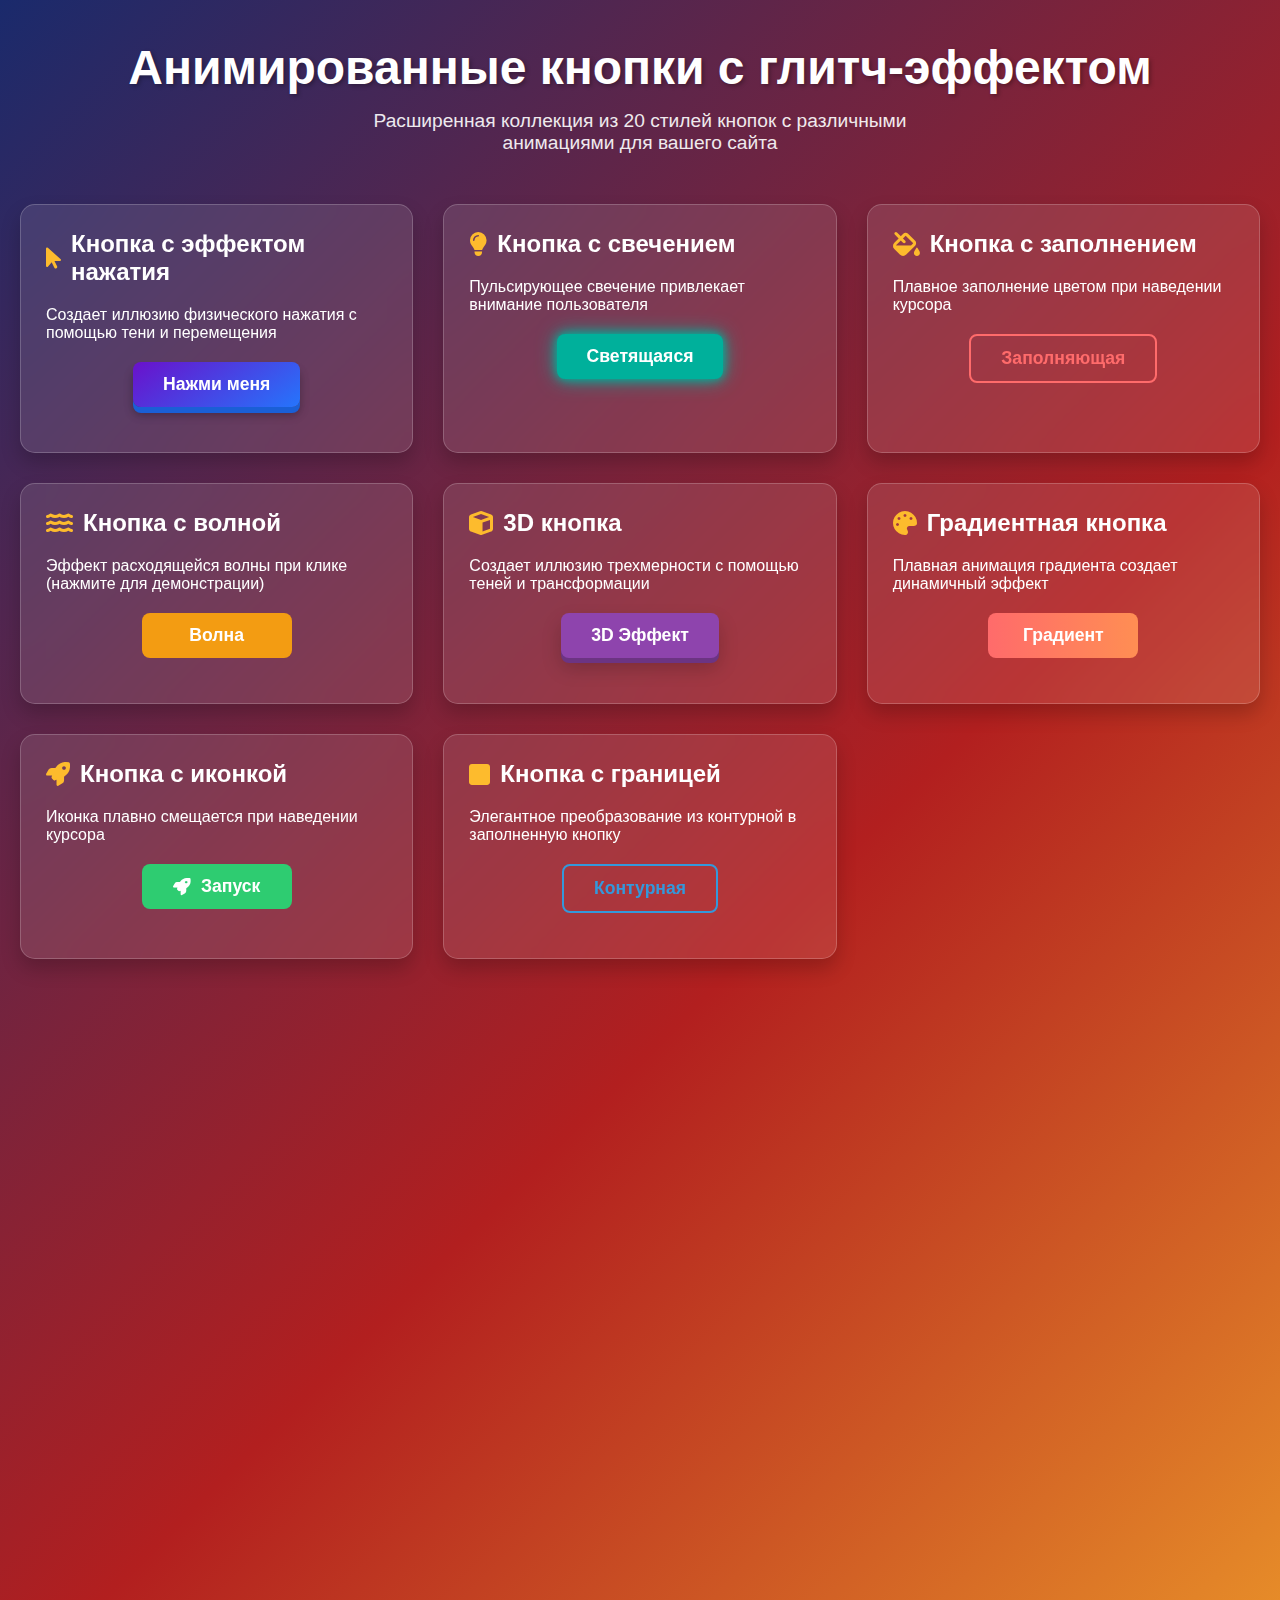
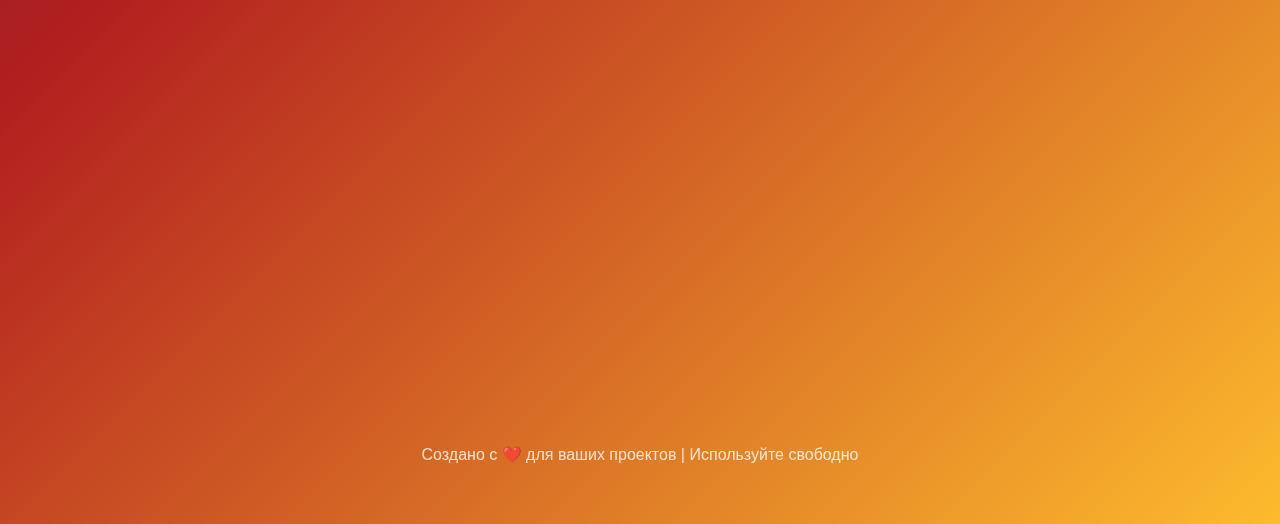
<file: minecraft.html>
<!DOCTYPE html>
<html lang="ru">
<head>
    <meta charset="UTF-8">
    <meta name="viewport" content="width=device-width, initial-scale=1.0">
    <title>Анимированные кнопки с глитч-эффектом</title>
    <link rel="stylesheet" href="https://cdnjs.cloudflare.com/ajax/libs/font-awesome/6.4.0/css/all.min.css">
    <style>
        * {
            margin: 0;
            padding: 0;
            box-sizing: border-box;
            font-family: 'Segoe UI', Tahoma, Geneva, Verdana, sans-serif;
        }

        :root {
            --primary: #6a11cb;
            --secondary: #2575fc;
            --accent: #ff6b6b;
            --success: #2ecc71;
            --warning: #f39c12;
            --danger: #e74c3c;
            --dark: #2c3e50;
            --light: #ecf0f1;
        }

        body {
            background: linear-gradient(135deg, #1a2a6c, #b21f1f, #fdbb2d);
            color: #fff;
            min-height: 100vh;
            padding: 40px 20px;
            display: flex;
            flex-direction: column;
            align-items: center;
        }

        .container {
            max-width: 1400px;
            width: 100%;
        }

        header {
            text-align: center;
            margin-bottom: 50px;
        }

        h1 {
            font-size: 3rem;
            margin-bottom: 15px;
            text-shadow: 2px 2px 4px rgba(0, 0, 0, 0.3);
        }

        .subtitle {
            font-size: 1.2rem;
            opacity: 0.9;
            max-width: 600px;
            margin: 0 auto;
        }

        .buttons-grid {
            display: grid;
            grid-template-columns: repeat(auto-fit, minmax(320px, 1fr));
            gap: 30px;
            margin-top: 30px;
        }

        .button-card {
            background: rgba(255, 255, 255, 0.1);
            backdrop-filter: blur(10px);
            border-radius: 15px;
            padding: 25px;
            box-shadow: 0 10px 20px rgba(0, 0, 0, 0.2);
            border: 1px solid rgba(255, 255, 255, 0.2);
            transition: transform 0.3s, box-shadow 0.3s;
        }

        .button-card:hover {
            transform: translateY(-5px);
            box-shadow: 0 15px 30px rgba(0, 0, 0, 0.3);
        }

        .card-title {
            font-size: 1.5rem;
            margin-bottom: 20px;
            display: flex;
            align-items: center;
            gap: 10px;
        }

        .card-title i {
            color: #fdbb2d;
        }

        .button-demo {
            display: flex;
            justify-content: center;
            align-items: center;
            padding: 20px 0;
        }

        /* Базовые стили кнопок */
        .btn {
            position: relative;
            display: inline-block;
            padding: 12px 30px;
            font-size: 1.1rem;
            font-weight: 600;
            text-decoration: none;
            border: none;
            border-radius: 8px;
            cursor: pointer;
            overflow: hidden;
            transition: all 0.3s ease;
            outline: none;
            text-align: center;
            min-width: 150px;
        }

        /* 1. Кнопка с эффектом нажатия */
        .btn-press {
            background: linear-gradient(145deg, var(--primary), var(--secondary));
            color: white;
            box-shadow: 0 6px 0 #1a5fd6, 0 8px 10px rgba(0, 0, 0, 0.3);
        }

        .btn-press:active {
            transform: translateY(6px);
            box-shadow: 0 0 0 #1a5fd6, 0 0 10px rgba(0, 0, 0, 0.2);
        }

        /* 2. Кнопка с свечением */
        .btn-glow {
            background: #00b09b;
            color: white;
            box-shadow: 0 0 10px #00b09b, 0 0 20px #00b09b;
            animation: glow-pulse 2s infinite;
        }

        @keyframes glow-pulse {
            0% { box-shadow: 0 0 10px #00b09b, 0 0 20px #00b09b; }
            50% { box-shadow: 0 0 15px #00b09b, 0 0 30px #00b09b, 0 0 40px #00b09b; }
            100% { box-shadow: 0 0 10px #00b09b, 0 0 20px #00b09b; }
        }

        /* 3. Кнопка с заполнением */
        .btn-fill {
            background: transparent;
            color: var(--accent);
            border: 2px solid var(--accent);
            position: relative;
            z-index: 1;
        }

        .btn-fill::before {
            content: '';
            position: absolute;
            top: 0;
            left: 0;
            width: 0%;
            height: 100%;
            background: var(--accent);
            transition: all 0.5s ease;
            z-index: -1;
        }

        .btn-fill:hover {
            color: white;
        }

        .btn-fill:hover::before {
            width: 100%;
        }

        /* 4. Кнопка с волной */
        .btn-wave {
            background: var(--warning);
            color: white;
            overflow: hidden;
        }

        .btn-wave::after {
            content: '';
            position: absolute;
            top: 50%;
            left: 50%;
            width: 5px;
            height: 5px;
            background: rgba(255, 255, 255, 0.5);
            opacity: 0;
            border-radius: 100%;
            transform: scale(1, 1) translate(-50%);
            transform-origin: 50% 50%;
        }

        .btn-wave:focus:not(:active)::after {
            animation: wave 1s ease-out;
        }

        @keyframes wave {
            0% {
                transform: scale(0, 0);
                opacity: 0.5;
            }
            100% {
                transform: scale(40, 40);
                opacity: 0;
            }
        }

        /* 5. Кнопка с 3D эффектом */
        .btn-3d {
            background: #8e44ad;
            color: white;
            transform-style: preserve-3d;
            transform: translateZ(0);
            transition: transform 0.3s;
            box-shadow: 0 5px 0 #6c3483, 0 10px 20px rgba(0, 0, 0, 0.2);
        }

        .btn-3d:hover {
            transform: translateZ(10px);
        }

        .btn-3d:active {
            transform: translateZ(0) translateY(5px);
            box-shadow: 0 0 0 #6c3483, 0 5px 10px rgba(0, 0, 0, 0.2);
        }

        /* 6. Кнопка с градиентной анимацией */
        .btn-gradient {
            background: linear-gradient(90deg, var(--accent), #ff8e53, var(--accent));
            background-size: 200% 100%;
            color: white;
            animation: gradient-shift 3s infinite;
            border: none;
        }

        @keyframes gradient-shift {
            0% { background-position: 0% 50%; }
            50% { background-position: 100% 50%; }
            100% { background-position: 0% 50%; }
        }

        /* 7. Кнопка с иконкой */
        .btn-icon {
            background: var(--success);
            color: white;
            display: flex;
            align-items: center;
            justify-content: center;
            gap: 10px;
            transition: all 0.3s ease;
        }

        .btn-icon i {
            transition: transform 0.3s ease;
        }

        .btn-icon:hover i {
            transform: translateX(5px);
        }

        /* 8. Кнопка с границей */
        .btn-border {
            background: transparent;
            color: #3498db;
            border: 2px solid #3498db;
            position: relative;
            transition: all 0.3s ease;
        }

        .btn-border:hover {
            color: white;
            background: #3498db;
            box-shadow: 0 0 15px rgba(52, 152, 219, 0.5);
        }

        /* 9. Кнопка с вращением */
        .btn-rotate {
            background: var(--danger);
            color: white;
            transition: all 0.5s ease;
        }

        .btn-rotate:hover {
            transform: rotate(5deg) scale(1.1);
        }

        /* 10. Кнопка с прыгающей анимацией */
        .btn-bounce {
            background: var(--warning);
            color: white;
            animation: bounce 2s infinite;
        }

        @keyframes bounce {
            0%, 20%, 50%, 80%, 100% {transform: translateY(0);}
            40% {transform: translateY(-10px);}
            60% {transform: translateY(-5px);}
        }

        /* 11. Кнопка с размытием */
        .btn-blur {
            background: rgba(155, 89, 182, 0.7);
            color: white;
            backdrop-filter: blur(10px);
            border: 1px solid rgba(255, 255, 255, 0.2);
            transition: all 0.3s ease;
        }

        .btn-blur:hover {
            background: rgba(155, 89, 182, 0.9);
            backdrop-filter: blur(5px);
            box-shadow: 0 0 20px rgba(155, 89, 182, 0.5);
        }

        /* 12. Кнопка с неоновым эффектом */
        .btn-neon {
            background: transparent;
            color: #0ff;
            border: 2px solid #0ff;
            text-shadow: 0 0 5px #0ff;
            box-shadow: 0 0 10px #0ff, inset 0 0 10px #0ff;
            transition: all 0.3s ease;
        }

        .btn-neon:hover {
            background: #0ff;
            color: #000;
            box-shadow: 0 0 20px #0ff, 0 0 40px #0ff;
        }

        /* 13. Кнопка с глитч-эффектом */
        .btn-glitch {
            background: var(--dark);
            color: white;
            position: relative;
            z-index: 1;
        }

        .btn-glitch:hover {
            animation: glitch 0.3s linear;
        }

        .btn-glitch::before,
        .btn-glitch::after {
            content: attr(data-text);
            position: absolute;
            top: 0;
            left: 0;
            width: 100%;
            height: 100%;
            padding: 12px 30px;
            border-radius: 8px;
        }

        .btn-glitch::before {
            left: 2px;
            text-shadow: -2px 0 #ff00c1;
            clip: rect(44px, 450px, 56px, 0);
            animation: glitch-anim 5s infinite linear alternate-reverse;
        }

        .btn-glitch::after {
            left: -2px;
            text-shadow: -2px 0 #00fff9;
            clip: rect(44px, 450px, 56px, 0);
            animation: glitch-anim2 5s infinite linear alternate-reverse;
        }

        @keyframes glitch {
            0% { transform: translate(0); }
            20% { transform: translate(-2px, 2px); }
            40% { transform: translate(-2px, -2px); }
            60% { transform: translate(2px, 2px); }
            80% { transform: translate(2px, -2px); }
            100% { transform: translate(0); }
        }

        @keyframes glitch-anim {
            0% { clip: rect(42px, 9999px, 44px, 0); }
            5% { clip: rect(12px, 9999px, 59px, 0); }
            10% { clip: rect(48px, 9999px, 29px, 0); }
            15% { clip: rect(42px, 9999px, 73px, 0); }
            20% { clip: rect(63px, 9999px, 27px, 0); }
            25% { clip: rect(34px, 9999px, 55px, 0); }
            30% { clip: rect(86px, 9999px, 73px, 0); }
            35% { clip: rect(20px, 9999px, 20px, 0); }
            40% { clip: rect(26px, 9999px, 60px, 0); }
            45% { clip: rect(25px, 9999px, 66px, 0); }
            50% { clip: rect(57px, 9999px, 98px, 0); }
            55% { clip: rect(5px, 9999px, 46px, 0); }
            60% { clip: rect(82px, 9999px, 31px, 0); }
            65% { clip: rect(54px, 9999px, 27px, 0); }
            70% { clip: rect(28px, 9999px, 99px, 0); }
            75% { clip: rect(45px, 9999px, 69px, 0); }
            80% { clip: rect(23px, 9999px, 85px, 0); }
            85% { clip: rect(54px, 9999px, 84px, 0); }
            90% { clip: rect(45px, 9999px, 47px, 0); }
            95% { clip: rect(37px, 9999px, 20px, 0); }
            100% { clip: rect(4px, 9999px, 91px, 0); }
        }

        @keyframes glitch-anim2 {
            0% { clip: rect(65px, 9999px, 100px, 0); }
            5% { clip: rect(52px, 9999px, 74px, 0); }
            10% { clip: rect(79px, 9999px, 85px, 0); }
            15% { clip: rect(75px, 9999px, 5px, 0); }
            20% { clip: rect(67px, 9999px, 61px, 0); }
            25% { clip: rect(14px, 9999px, 79px, 0); }
            30% { clip: rect(1px, 9999px, 66px, 0); }
            35% { clip: rect(86px, 9999px, 30px, 0); }
            40% { clip: rect(23px, 9999px, 98px, 0); }
            45% { clip: rect(85px, 9999px, 72px, 0); }
            50% { clip: rect(71px, 9999px, 75px, 0); }
            55% { clip: rect(2px, 9999px, 48px, 0); }
            60% { clip: rect(30px, 9999px, 16px, 0); }
            65% { clip: rect(59px, 9999px, 50px, 0); }
            70% { clip: rect(41px, 9999px, 62px, 0); }
            75% { clip: rect(2px, 9999px, 82px, 0); }
            80% { clip: rect(47px, 9999px, 73px, 0); }
            85% { clip: rect(3px, 9999px, 27px, 0); }
            90% { clip: rect(26px, 9999px, 55px, 0); }
            95% { clip: rect(42px, 9999px, 97px, 0); }
            100% { clip: rect(38px, 9999px, 49px, 0); }
        }

        /* 14. Кнопка с резиновым эффектом */
        .btn-rubber {
            background: #9b59b6;
            color: white;
            transition: all 0.3s cubic-bezier(0.68, -0.55, 0.265, 1.55);
        }

        .btn-rubber:hover {
            transform: scale(1.1);
        }

        .btn-rubber:active {
            transform: scale(0.9);
        }

        /* 15. Кнопка с выдвигающейся тенью */
        .btn-shadow {
            background: #34495e;
            color: white;
            box-shadow: 0 4px 0 #2c3e50;
            transition: all 0.3s;
        }

        .btn-shadow:hover {
            transform: translateY(-3px);
            box-shadow: 0 7px 0 #2c3e50;
        }

        .btn-shadow:active {
            transform: translateY(1px);
            box-shadow: 0 1px 0 #2c3e50;
        }

        /* 16. Кнопка с магнитным эффектом */
        .btn-magnetic {
            background: #e67e22;
            color: white;
            position: relative;
            overflow: hidden;
        }

        .btn-magnetic span {
            position: relative;
            z-index: 1;
        }

        .btn-magnetic::before {
            content: '';
            position: absolute;
            top: var(--y, 50%);
            left: var(--x, 50%);
            transform: translate(-50%, -50%);
            width: 0;
            height: 0;
            border-radius: 50%;
            background: rgba(255, 255, 255, 0.2);
            transition: width 0.5s, height 0.5s;
        }

        .btn-magnetic:hover::before {
            width: 300px;
            height: 300px;
        }

        /* 17. Кнопка с тиснением */
        .btn-emboss {
            background: linear-gradient(145deg, #d5d5d5, #ffffff);
            color: #333;
            border: none;
            box-shadow: 5px 5px 10px #bebebe, -5px -5px 10px #ffffff;
            transition: all 0.3s;
        }

        .btn-emboss:active {
            box-shadow: inset 5px 5px 10px #bebebe, inset -5px -5px 10px #ffffff;
        }

        /* 18. Кнопка с двойной границей */
        .btn-double-border {
            background: transparent;
            color: #2ecc71;
            border: 2px solid #2ecc71;
            position: relative;
            transition: all 0.3s;
        }

        .btn-double-border::before {
            content: '';
            position: absolute;
            top: -6px;
            left: -6px;
            right: -6px;
            bottom: -6px;
            border: 2px solid #2ecc71;
            border-radius: 8px;
            opacity: 0;
            transition: all 0.3s;
        }

        .btn-double-border:hover::before {
            opacity: 1;
            top: -2px;
            left: -2px;
            right: -2px;
            bottom: -2px;
        }

        /* 19. Кнопка с частичным заполнением */
        .btn-partial-fill {
            background: transparent;
            color: #e74c3c;
            border: 2px solid #e74c3c;
            position: relative;
            overflow: hidden;
        }

        .btn-partial-fill::before {
            content: '';
            position: absolute;
            top: 0;
            left: -100%;
            width: 100%;
            height: 100%;
            background: #e74c3c;
            transition: all 0.5s ease;
            z-index: -1;
        }

        .btn-partial-fill:hover {
            color: white;
        }

        .btn-partial-fill:hover::before {
            left: 0;
        }

        /* 20. Кнопка с текстовой анимацией */
        .btn-text-animate {
            background: #3498db;
            color: white;
            position: relative;
            overflow: hidden;
        }

        .btn-text-animate span {
            display: inline-block;
            transition: transform 0.3s;
        }

        .btn-text-animate:hover span {
            transform: translateY(-100%);
        }

        .btn-text-animate::after {
            content: attr(data-hover);
            position: absolute;
            top: 100%;
            left: 0;
            width: 100%;
            text-align: center;
            transition: top 0.3s;
        }

        .btn-text-animate:hover::after {
            top: 50%;
            transform: translateY(-50%);
        }

        footer {
            margin-top: 50px;
            text-align: center;
            padding: 20px;
            font-size: 1rem;
            opacity: 0.8;
        }

        /* Адаптивность */
        @media (max-width: 768px) {
            .buttons-grid {
                grid-template-columns: 1fr;
            }
            
            h1 {
                font-size: 2.2rem;
            }
        }
    </style>
</head>
<body>
    <div class="container">
        <header>
            <h1>Анимированные кнопки с глитч-эффектом</h1>
            <p class="subtitle">Расширенная коллекция из 20 стилей кнопок с различными анимациями для вашего сайта</p>
        </header>

        <div class="buttons-grid">
            <!-- Карточка 1 -->
            <div class="button-card">
                <h2 class="card-title"><i class="fas fa-mouse-pointer"></i> Кнопка с эффектом нажатия</h2>
                <p>Создает иллюзию физического нажатия с помощью тени и перемещения</p>
                <div class="button-demo">
                    <button class="btn btn-press">Нажми меня</button>
                </div>
            </div>

            <!-- Карточка 2 -->
            <div class="button-card">
                <h2 class="card-title"><i class="fas fa-lightbulb"></i> Кнопка с свечением</h2>
                <p>Пульсирующее свечение привлекает внимание пользователя</p>
                <div class="button-demo">
                    <button class="btn btn-glow">Светящаяся</button>
                </div>
            </div>

            <!-- Карточка 3 -->
            <div class="button-card">
                <h2 class="card-title"><i class="fas fa-fill-drip"></i> Кнопка с заполнением</h2>
                <p>Плавное заполнение цветом при наведении курсора</p>
                <div class="button-demo">
                    <button class="btn btn-fill">Заполняющая</button>
                </div>
            </div>

            <!-- Карточка 4 -->
            <div class="button-card">
                <h2 class="card-title"><i class="fas fa-water"></i> Кнопка с волной</h2>
                <p>Эффект расходящейся волны при клике (нажмите для демонстрации)</p>
                <div class="button-demo">
                    <button class="btn btn-wave">Волна</button>
                </div>
            </div>

            <!-- Карточка 5 -->
            <div class="button-card">
                <h2 class="card-title"><i class="fas fa-cube"></i> 3D кнопка</h2>
                <p>Создает иллюзию трехмерности с помощью теней и трансформации</p>
                <div class="button-demo">
                    <button class="btn btn-3d">3D Эффект</button>
                </div>
            </div>

            <!-- Карточка 6 -->
            <div class="button-card">
                <h2 class="card-title"><i class="fas fa-palette"></i> Градиентная кнопка</h2>
                <p>Плавная анимация градиента создает динамичный эффект</p>
                <div class="button-demo">
                    <button class="btn btn-gradient">Градиент</button>
                </div>
            </div>

            <!-- Карточка 7 -->
            <div class="button-card">
                <h2 class="card-title"><i class="fas fa-rocket"></i> Кнопка с иконкой</h2>
                <p>Иконка плавно смещается при наведении курсора</p>
                <div class="button-demo">
                    <button class="btn btn-icon"><i class="fas fa-rocket"></i> Запуск</button>
                </div>
            </div>

            <!-- Карточка 8 -->
            <div class="button-card">
                <h2 class="card-title"><i class="fas fa-square"></i> Кнопка с границей</h2>
                <p>Элегантное преобразование из контурной в заполненную кнопку</p>
                <div class="button-demo">
                    <button class="btn btn-border">Контурная</button>
                </div>
            </div>

            <!-- Карточка 9 -->
            <div class="button-card">
                <h2 class="card-title"><i class="fas fa-sync-alt"></i> Вращающаяся кнопка</h2>
                <p>Плавный поворот и увеличение при наведении</p>
                <div class="button-demo">
                    <button class="btn btn-rotate">Поворот</button>
                </div>
            </div>

            <!-- Карточка 10 -->
            <div class="button-card">
                <h2 class="card-title"><i class="fas fa-arrows-alt-v"></i> Прыгающая кнопка</h2>
                <p>Непрерывная анимация подпрыгивания привлекает внимание</p>
                <div class="button-demo">
                    <button class="btn btn-bounce">Прыгающая</button>
                </div>
            </div>

            <!-- Карточка 11 -->
            <div class="button-card">
                <h2 class="card-title"><i class="fas fa-tint"></i> Размытая кнопка</h2>
                <p>Использует эффект размытия фона для современного вида</p>
                <div class="button-demo">
                    <button class="btn btn-blur">Размытая</button>
                </div>
            </div>

            <!-- Карточка 12 -->
            <div class="button-card">
                <h2 class="card-title"><i class="fas fa-bolt"></i> Неоновая кнопка</h2>
                <p>Яркий неоновый эффект для смелого дизайна</p>
                <div class="button-demo">
                    <button class="btn btn-neon">Неоновая</button>
                </div>
            </div>

            <!-- Карточка 13 -->
            <div class="button-card">
                <h2 class="card-title"><i class="fas fa-bug"></i> Кнопка с глитч-эффектом</h2>
                <p>Эффект цифрового сбоя для футуристического дизайна</p>
                <div class="button-demo">
                    <button class="btn btn-glitch" data-text="Глитч">Глитч</button>
                </div>
            </div>

            <!-- Карточка 14 -->
            <div class="button-card">
                <h2 class="card-title"><i class="fas fa-expand-alt"></i> Резиновая кнопка</h2>
                <p>Пружинистая анимация при наведении и нажатии</p>
                <div class="button-demo">
                    <button class="btn btn-rubber">Резиновая</button>
                </div>
            </div>

            <!-- Карточка 15 -->
            <div class="button-card">
                <h2 class="card-title"><i class="fas fa-shadow"></i> Кнопка с тенью</h2>
                <p>Динамичная тень создает ощущение глубины</p>
                <div class="button-demo">
                    <button class="btn btn-shadow">С тенью</button>
                </div>
            </div>

            <!-- Карточка 16 -->
            <div class="button-card">
                <h2 class="card-title"><i class="fas fa-magnet"></i> Магнитная кнопка</h2>
                <p>Эффект расходящихся волн от курсора (наведите мышью)</p>
                <div class="button-demo">
                    <button class="btn btn-magnetic"><span>Магнитная</span></button>
                </div>
            </div>

            <!-- Карточка 17 -->
            <div class="button-card">
                <h2 class="card-title"><i class="fas fa-vector-square"></i> Кнопка с тиснением</h2>
                <p>Создает иллюзию объемного элемента интерфейса</p>
                <div class="button-demo">
                    <button class="btn btn-emboss">Тиснение</button>
                </div>
            </div>

            <!-- Карточка 18 -->
            <div class="button-card">
                <h2 class="card-title"><i class="fas fa-border-style"></i> Двойная граница</h2>
                <p>Появление второй границы при наведении курсора</p>
                <div class="button-demo">
                    <button class="btn btn-double-border">Двойная</button>
                </div>
            </div>

            <!-- Карточка 19 -->
            <div class="button-card">
                <h2 class="card-title"><i class="fas fa-paint-brush"></i> Частичное заполнение</h2>
                <p>Заполнение цветом с левой стороны при наведении</p>
                <div class="button-demo">
                    <button class="btn btn-partial-fill">Частичная</button>
                </div>
            </div>

            <!-- Карточка 20 -->
            <div class="button-card">
                <h2 class="card-title"><i class="fas fa-text-height"></i> Текстовая анимация</h2>
                <p>Плавная смена текста при наведении курсора</p>
                <div class="button-demo">
                    <button class="btn btn-text-animate" data-hover="Нажато!"><span>Наведи</span></button>
                </div>
            </div>
        </div>

        <footer>
            <p>Создано с ❤️ для ваших проектов | Используйте свободно</p>
        </footer>
    </div>

    <script>
        // Добавляем обработчики для демонстрации волнового эффекта
        document.querySelectorAll('.btn-wave').forEach(button => {
            button.addEventListener('click', function(e) {
                // Волновой эффект уже реализован через CSS
                console.log('Волновой эффект активирован!');
            });
        });

        // Магнитный эффект для кнопки
        document.querySelectorAll('.btn-magnetic').forEach(button => {
            button.addEventListener('mousemove', function(e) {
                const rect = this.getBoundingClientRect();
                const x = e.clientX - rect.left;
                const y = e.clientY - rect.top;
                
                this.style.setProperty('--x', x + 'px');
                this.style.setProperty('--y', y + 'px');
            });
        });

        // Добавляем небольшую задержку для плавного появления карточек
        document.addEventListener('DOMContentLoaded', function() {
            const cards = document.querySelectorAll('.button-card');
            cards.forEach((card, index) => {
                card.style.opacity = '0';
                card.style.transform = 'translateY(20px)';
                
                setTimeout(() => {
                    card.style.transition = 'opacity 0.5s, transform 0.5s';
                    card.style.opacity = '1';
                    card.style.transform = 'translateY(0)';
                }, index * 100);
            });
        });
    </script>
</body>
</html>
</file>
